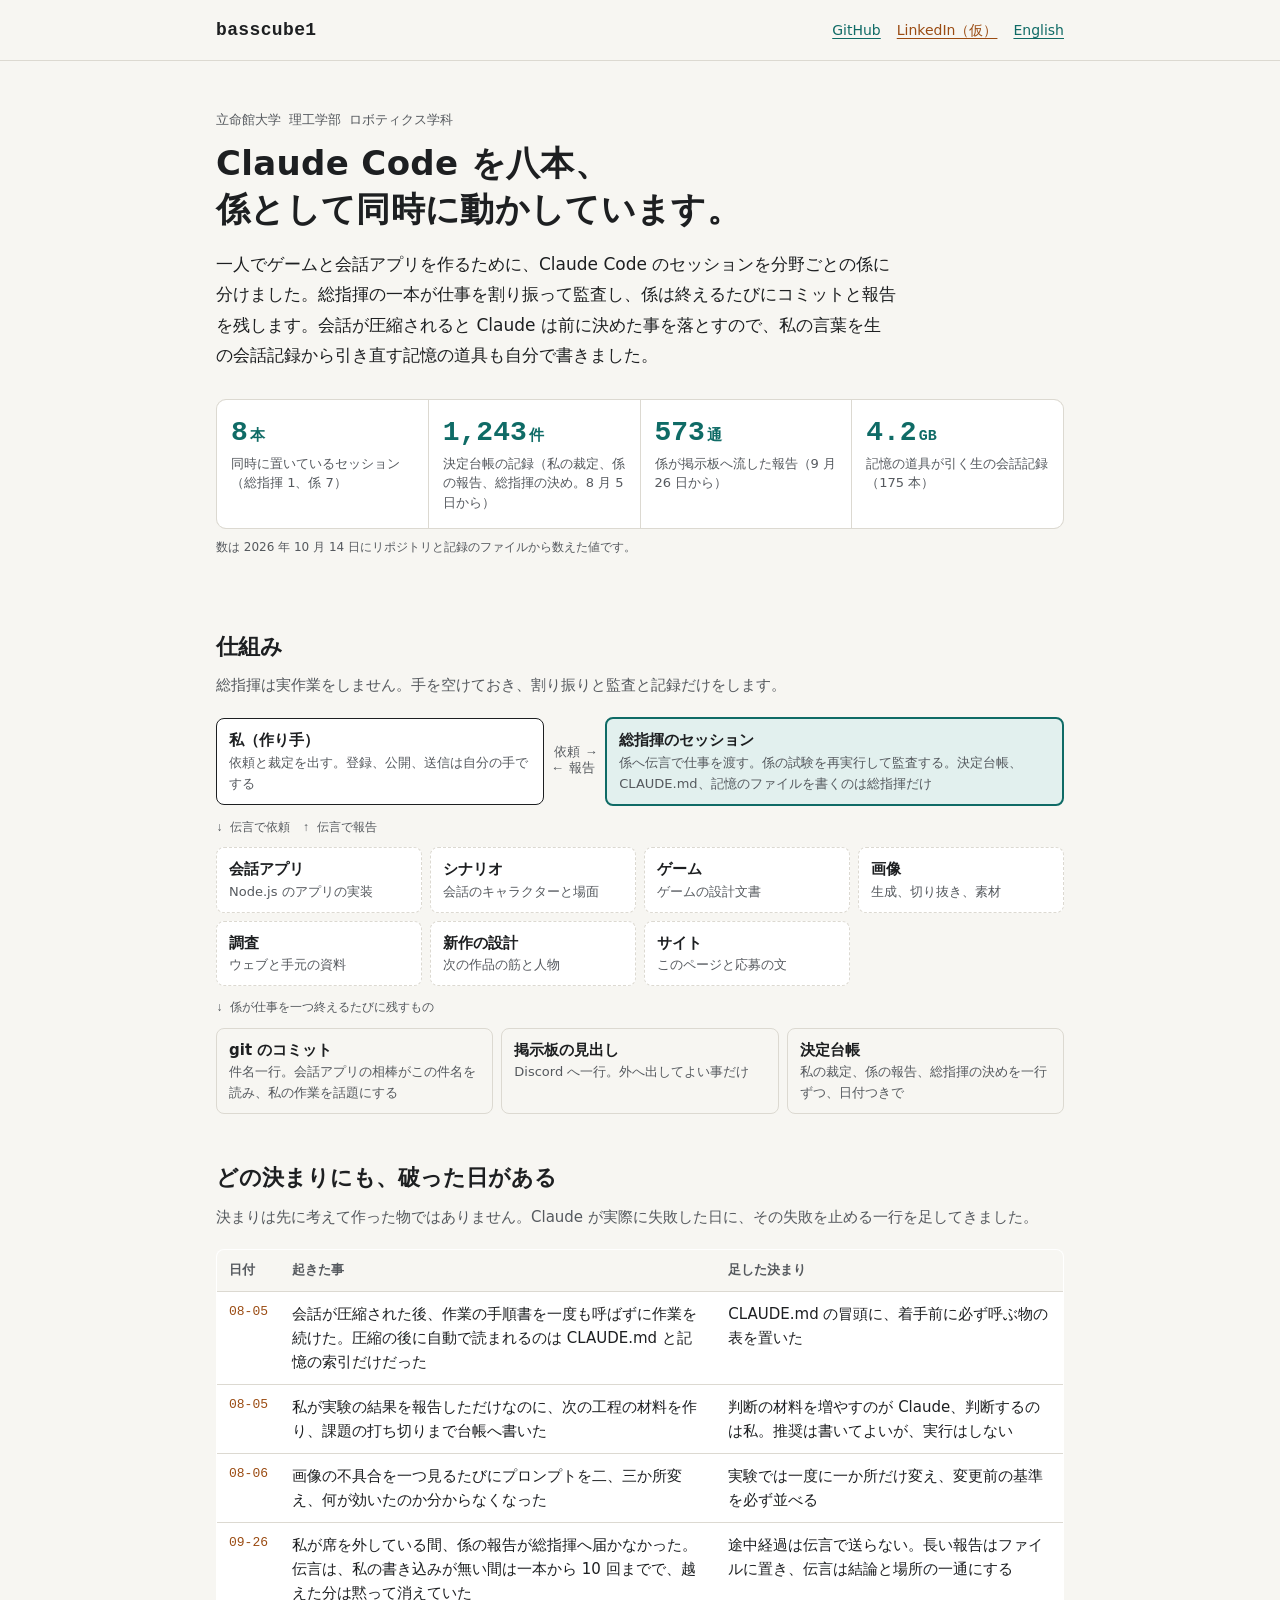
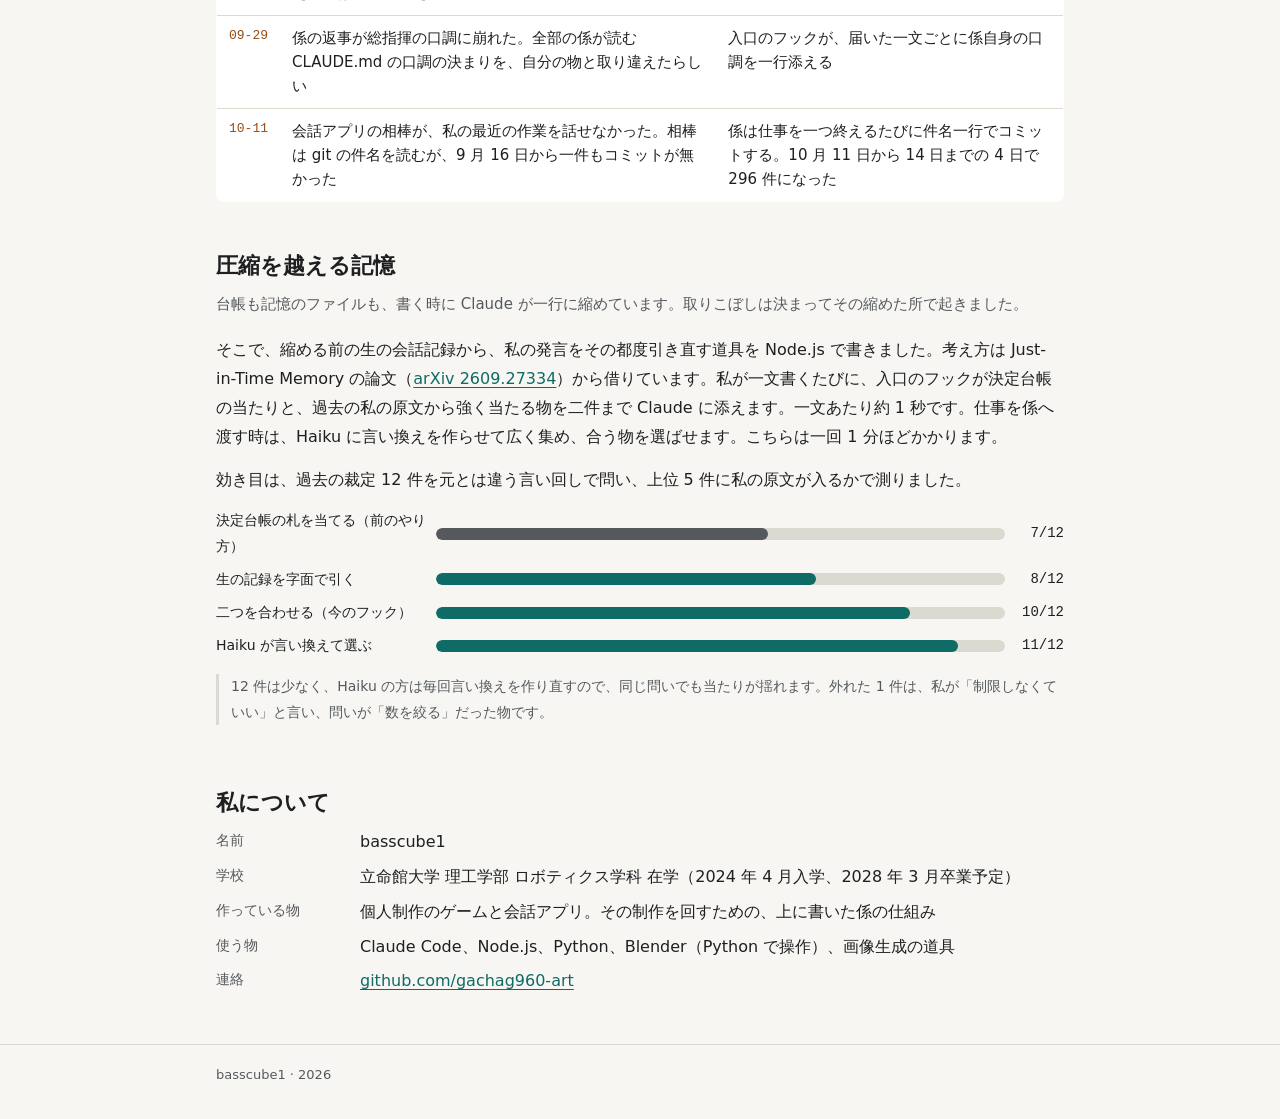
<file: index.html>
<!doctype html>
<html lang="ja">
<head>
<meta charset="utf-8">
<meta name="viewport" content="width=device-width, initial-scale=1">
<title>basscube1</title>
<meta name="description" content="Claude Code を八本、係として同時に動かす仕組みと、作り手の言葉を会話の圧縮を越えて残す記憶の道具。">
<link rel="stylesheet" href="style.css">
</head>
<body>

<header class="top">
  <div class="wrap">
    <div class="handle">basscube1</div>
    <nav class="links">
      <a href="https://github.com/gachag960-art">GitHub</a>
      <a href="#" class="placeholder">LinkedIn（仮）</a>
      <a href="en.html" lang="en">English</a>
    </nav>
  </div>
</header>

<main class="wrap">

  <div class="hero">
    <p class="kicker">立命館大学 理工学部 ロボティクス学科</p>
    <h1>Claude Code を八本、<span class="keep">係として同時に動かしています。</span></h1>
    <p class="lead">一人でゲームと会話アプリを作るために、Claude Code のセッションを分野ごとの係に分けました。総指揮の一本が仕事を割り振って監査し、係は終えるたびにコミットと報告を残します。会話が圧縮されると Claude は前に決めた事を落とすので、私の言葉を生の会話記録から引き直す記憶の道具も自分で書きました。</p>
    <div class="stats">
      <div class="stat"><div class="num">8<small>本</small></div><div class="label">同時に置いているセッション（総指揮 1、係 7）</div></div>
      <div class="stat"><div class="num">1,243<small>件</small></div><div class="label">決定台帳の記録（私の裁定、係の報告、総指揮の決め。8 月 5 日から）</div></div>
      <div class="stat"><div class="num">573<small>通</small></div><div class="label">係が掲示板へ流した報告（9 月 26 日から）</div></div>
      <div class="stat"><div class="num">4.2<small>GB</small></div><div class="label">記憶の道具が引く生の会話記録（175 本）</div></div>
    </div>
    <p class="asof">数は 2026 年 10 月 14 日にリポジトリと記録のファイルから数えた値です。</p>
  </div>

  <section id="fleet">
    <h2>仕組み</h2>
    <p class="sub">総指揮は実作業をしません。手を空けておき、割り振りと監査と記録だけをします。</p>

    <div class="fleet">
      <div class="row-top">
        <div class="node author"><b>私（作り手）</b><span>依頼と裁定を出す。登録、公開、送信は自分の手でする</span></div>
        <div class="arrow">依頼 →<br>← 報告</div>
        <div class="node cmd"><b>総指揮のセッション</b><span>係へ伝言で仕事を渡す。係の試験を再実行して監査する。決定台帳、CLAUDE.md、記憶のファイルを書くのは総指揮だけ</span></div>
      </div>
      <p class="flow-label">↓ 伝言で依頼　↑ 伝言で報告</p>
      <div class="crew">
        <div class="node"><b>会話アプリ</b><span>Node.js のアプリの実装</span></div>
        <div class="node"><b>シナリオ</b><span>会話のキャラクターと場面</span></div>
        <div class="node"><b>ゲーム</b><span>ゲームの設計文書</span></div>
        <div class="node"><b>画像</b><span>生成、切り抜き、素材</span></div>
        <div class="node"><b>調査</b><span>ウェブと手元の資料</span></div>
        <div class="node"><b>新作の設計</b><span>次の作品の筋と人物</span></div>
        <div class="node"><b>サイト</b><span>このページと応募の文</span></div>
      </div>
      <p class="flow-label">↓ 係が仕事を一つ終えるたびに残すもの</p>
      <div class="sinks">
        <div class="node"><b>git のコミット</b><span>件名一行。会話アプリの相棒がこの件名を読み、私の作業を話題にする</span></div>
        <div class="node"><b>掲示板の見出し</b><span>Discord へ一行。外へ出してよい事だけ</span></div>
        <div class="node"><b>決定台帳</b><span>私の裁定、係の報告、総指揮の決めを一行ずつ、日付つきで</span></div>
      </div>
    </div>
  </section>

  <section id="rules">
    <h2>どの決まりにも、破った日がある</h2>
    <p class="sub">決まりは先に考えて作った物ではありません。Claude が実際に失敗した日に、その失敗を止める一行を足してきました。</p>
    <table class="rules">
      <thead><tr><th>日付</th><th>起きた事</th><th>足した決まり</th></tr></thead>
      <tbody>
        <tr><td class="date">08-05</td><td>会話が圧縮された後、作業の手順書を一度も呼ばずに作業を続けた。圧縮の後に自動で読まれるのは CLAUDE.md と記憶の索引だけだった</td><td class="fix" data-label="足した決まり">CLAUDE.md の冒頭に、着手前に必ず呼ぶ物の表を置いた</td></tr>
        <tr><td class="date">08-05</td><td>私が実験の結果を報告しただけなのに、次の工程の材料を作り、課題の打ち切りまで台帳へ書いた</td><td class="fix" data-label="足した決まり">判断の材料を増やすのが Claude、判断するのは私。推奨は書いてよいが、実行はしない</td></tr>
        <tr><td class="date">08-06</td><td>画像の不具合を一つ見るたびにプロンプトを二、三か所変え、何が効いたのか分からなくなった</td><td class="fix" data-label="足した決まり">実験では一度に一か所だけ変え、変更前の基準を必ず並べる</td></tr>
        <tr><td class="date">09-26</td><td>私が席を外している間、係の報告が総指揮へ届かなかった。伝言は、私の書き込みが無い間は一本から 10 回までで、越えた分は黙って消えていた</td><td class="fix" data-label="足した決まり">途中経過は伝言で送らない。長い報告はファイルに置き、伝言は結論と場所の一通にする</td></tr>
        <tr><td class="date">09-29</td><td>係の返事が総指揮の口調に崩れた。全部の係が読む CLAUDE.md の口調の決まりを、自分の物と取り違えたらしい</td><td class="fix" data-label="足した決まり">入口のフックが、届いた一文ごとに係自身の口調を一行添える</td></tr>
        <tr><td class="date">10-11</td><td>会話アプリの相棒が、私の最近の作業を話せなかった。相棒は git の件名を読むが、9 月 16 日から一件もコミットが無かった</td><td class="fix" data-label="足した決まり">係は仕事を一つ終えるたびに件名一行でコミットする。10 月 11 日から 14 日までの 4 日で 296 件になった</td></tr>
      </tbody>
    </table>
  </section>

  <section id="memory">
    <h2>圧縮を越える記憶</h2>
    <p class="sub">台帳も記憶のファイルも、書く時に Claude が一行に縮めています。取りこぼしは決まってその縮めた所で起きました。</p>
    <p>そこで、縮める前の生の会話記録から、私の発言をその都度引き直す道具を Node.js で書きました。考え方は Just-in-Time Memory の論文（<a href="https://arxiv.org/abs/2609.27334">arXiv 2609.27334</a>）から借りています。私が一文書くたびに、入口のフックが決定台帳の当たりと、過去の私の原文から強く当たる物を二件まで Claude に添えます。一文あたり約 1 秒です。仕事を係へ渡す時は、Haiku に言い換えを作らせて広く集め、合う物を選ばせます。こちらは一回 1 分ほどかかります。</p>
    <p>効き目は、過去の裁定 12 件を元とは違う言い回しで問い、上位 5 件に私の原文が入るかで測りました。</p>
    <div class="bars">
      <div class="bar base"><span class="name">決定台帳の札を当てる（前のやり方）</span><div class="track"><div class="fill" style="width:58.3%"></div></div><span class="v">7/12</span></div>
      <div class="bar"><span class="name">生の記録を字面で引く</span><div class="track"><div class="fill" style="width:66.7%"></div></div><span class="v">8/12</span></div>
      <div class="bar"><span class="name">二つを合わせる（今のフック）</span><div class="track"><div class="fill" style="width:83.3%"></div></div><span class="v">10/12</span></div>
      <div class="bar"><span class="name">Haiku が言い換えて選ぶ</span><div class="track"><div class="fill" style="width:91.7%"></div></div><span class="v">11/12</span></div>
    </div>
    <p class="note">12 件は少なく、Haiku の方は毎回言い換えを作り直すので、同じ問いでも当たりが揺れます。外れた 1 件は、私が「制限しなくていい」と言い、問いが「数を絞る」だった物です。</p>
  </section>

  <section id="about">
    <h2>私について</h2>
    <dl class="about">
      <dt>名前</dt><dd>basscube1</dd>
      <dt>学校</dt><dd>立命館大学 理工学部 ロボティクス学科 在学（2024 年 4 月入学、2028 年 3 月卒業予定）</dd>
      <dt>作っている物</dt><dd>個人制作のゲームと会話アプリ。その制作を回すための、上に書いた係の仕組み</dd>
      <dt>使う物</dt><dd>Claude Code、Node.js、Python、Blender（Python で操作）、画像生成の道具</dd>
      <dt>連絡</dt><dd><a href="https://github.com/gachag960-art">github.com/gachag960-art</a></dd>
    </dl>
  </section>

</main>

<footer>
  <div class="wrap">basscube1 · 2026</div>
</footer>

</body>
</html>
</file>
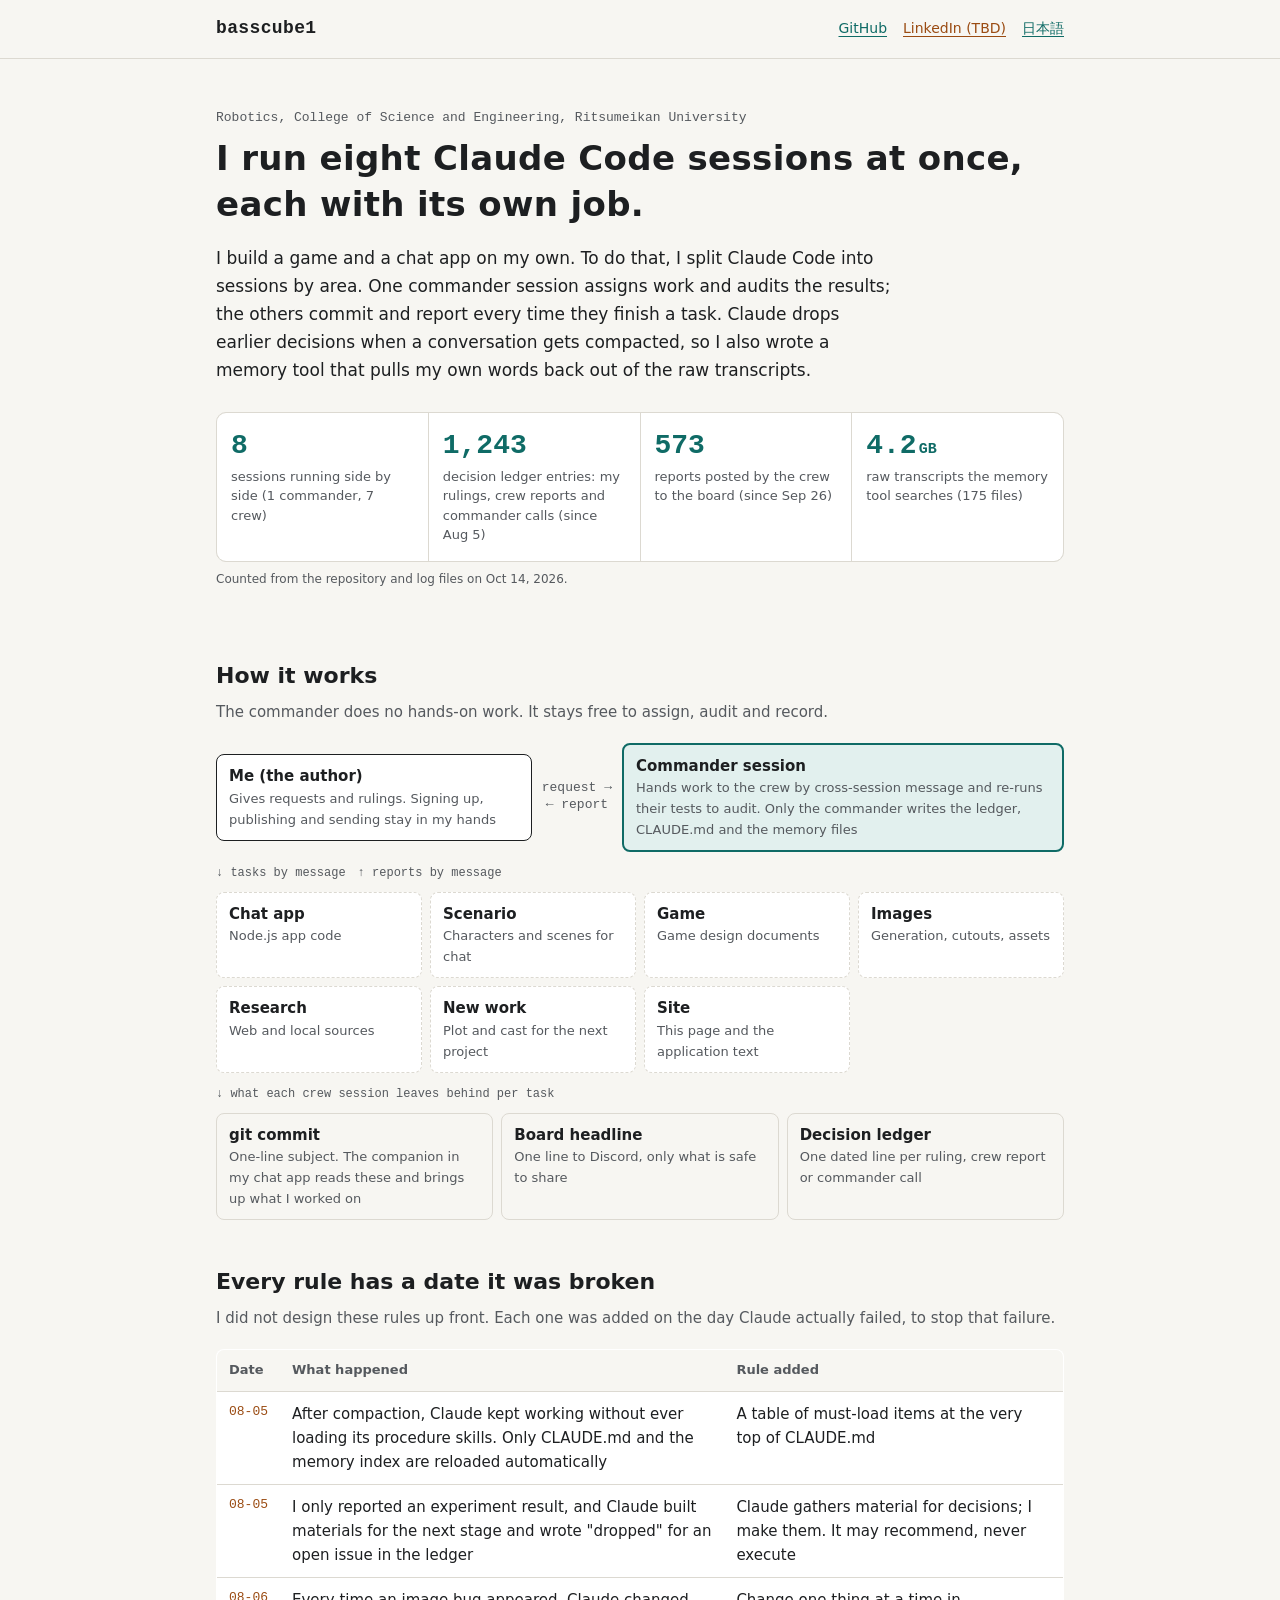
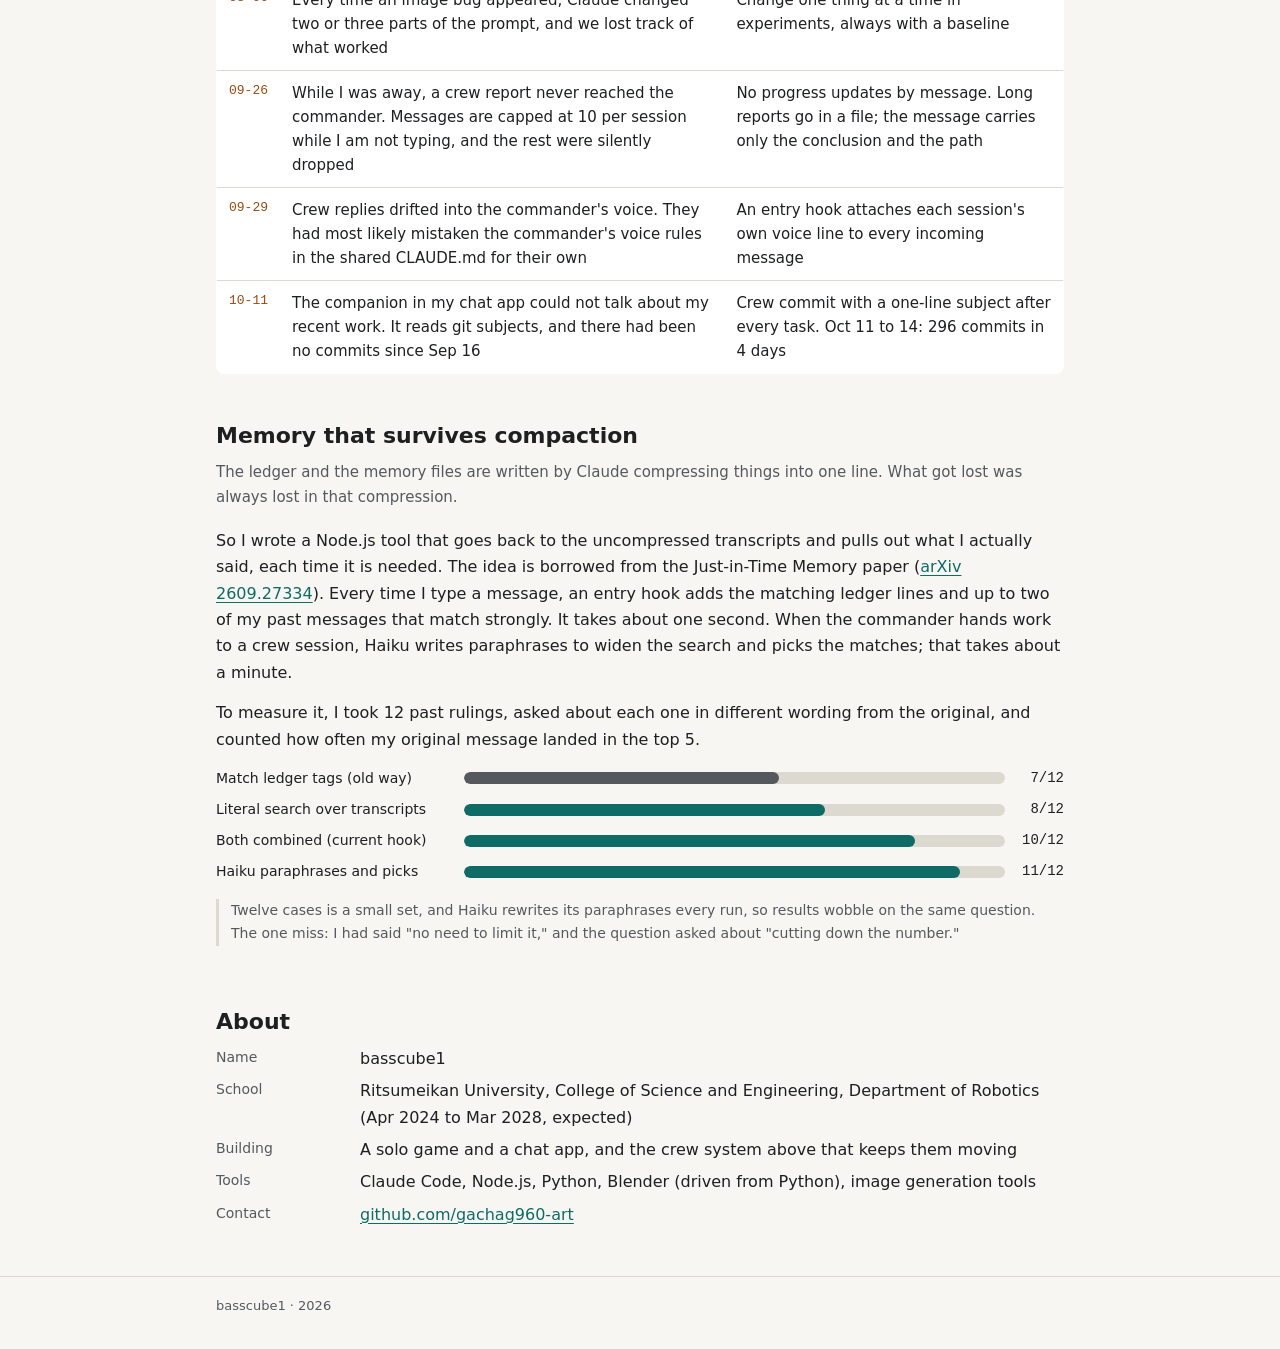
<file: en.html>
<!doctype html>
<html lang="en">
<head>
<meta charset="utf-8">
<meta name="viewport" content="width=device-width, initial-scale=1">
<title>basscube1</title>
<meta name="description" content="Running eight Claude Code sessions as a crew, and a memory tool that keeps the author's own words across context compaction.">
<link rel="stylesheet" href="style.css">
<style>body { font-family: system-ui, -apple-system, "Segoe UI", sans-serif; line-height: 1.65; } @media (min-width: 641px) { .bar { grid-template-columns: 17em 1fr 3.5em; } }</style>
</head>
<body>

<header class="top">
  <div class="wrap">
    <div class="handle">basscube1</div>
    <nav class="links">
      <a href="https://github.com/gachag960-art">GitHub</a>
      <a href="#" class="placeholder">LinkedIn (TBD)</a>
      <a href="index.html" lang="ja">日本語</a>
    </nav>
  </div>
</header>

<main class="wrap">

  <div class="hero">
    <p class="kicker">Robotics, College of Science and Engineering, Ritsumeikan University</p>
    <h1>I run eight Claude Code sessions at once, each with its own job.</h1>
    <p class="lead">I build a game and a chat app on my own. To do that, I split Claude Code into sessions by area. One commander session assigns work and audits the results; the others commit and report every time they finish a task. Claude drops earlier decisions when a conversation gets compacted, so I also wrote a memory tool that pulls my own words back out of the raw transcripts.</p>
    <div class="stats">
      <div class="stat"><div class="num">8</div><div class="label">sessions running side by side (1 commander, 7 crew)</div></div>
      <div class="stat"><div class="num">1,243</div><div class="label">decision ledger entries: my rulings, crew reports and commander calls (since Aug 5)</div></div>
      <div class="stat"><div class="num">573</div><div class="label">reports posted by the crew to the board (since Sep 26)</div></div>
      <div class="stat"><div class="num">4.2<small>GB</small></div><div class="label">raw transcripts the memory tool searches (175 files)</div></div>
    </div>
    <p class="asof">Counted from the repository and log files on Oct 14, 2026.</p>
  </div>

  <section id="fleet">
    <h2>How it works</h2>
    <p class="sub">The commander does no hands-on work. It stays free to assign, audit and record.</p>

    <div class="fleet">
      <div class="row-top">
        <div class="node author"><b>Me (the author)</b><span>Gives requests and rulings. Signing up, publishing and sending stay in my hands</span></div>
        <div class="arrow">request →<br>← report</div>
        <div class="node cmd"><b>Commander session</b><span>Hands work to the crew by cross-session message and re-runs their tests to audit. Only the commander writes the ledger, CLAUDE.md and the memory files</span></div>
      </div>
      <p class="flow-label">↓ tasks by message　↑ reports by message</p>
      <div class="crew">
        <div class="node"><b>Chat app</b><span>Node.js app code</span></div>
        <div class="node"><b>Scenario</b><span>Characters and scenes for chat</span></div>
        <div class="node"><b>Game</b><span>Game design documents</span></div>
        <div class="node"><b>Images</b><span>Generation, cutouts, assets</span></div>
        <div class="node"><b>Research</b><span>Web and local sources</span></div>
        <div class="node"><b>New work</b><span>Plot and cast for the next project</span></div>
        <div class="node"><b>Site</b><span>This page and the application text</span></div>
      </div>
      <p class="flow-label">↓ what each crew session leaves behind per task</p>
      <div class="sinks">
        <div class="node"><b>git commit</b><span>One-line subject. The companion in my chat app reads these and brings up what I worked on</span></div>
        <div class="node"><b>Board headline</b><span>One line to Discord, only what is safe to share</span></div>
        <div class="node"><b>Decision ledger</b><span>One dated line per ruling, crew report or commander call</span></div>
      </div>
    </div>
  </section>

  <section id="rules">
    <h2>Every rule has a date it was broken</h2>
    <p class="sub">I did not design these rules up front. Each one was added on the day Claude actually failed, to stop that failure.</p>
    <table class="rules">
      <thead><tr><th>Date</th><th>What happened</th><th>Rule added</th></tr></thead>
      <tbody>
        <tr><td class="date">08-05</td><td>After compaction, Claude kept working without ever loading its procedure skills. Only CLAUDE.md and the memory index are reloaded automatically</td><td class="fix" data-label="Rule added">A table of must-load items at the very top of CLAUDE.md</td></tr>
        <tr><td class="date">08-05</td><td>I only reported an experiment result, and Claude built materials for the next stage and wrote "dropped" for an open issue in the ledger</td><td class="fix" data-label="Rule added">Claude gathers material for decisions; I make them. It may recommend, never execute</td></tr>
        <tr><td class="date">08-06</td><td>Every time an image bug appeared, Claude changed two or three parts of the prompt, and we lost track of what worked</td><td class="fix" data-label="Rule added">Change one thing at a time in experiments, always with a baseline</td></tr>
        <tr><td class="date">09-26</td><td>While I was away, a crew report never reached the commander. Messages are capped at 10 per session while I am not typing, and the rest were silently dropped</td><td class="fix" data-label="Rule added">No progress updates by message. Long reports go in a file; the message carries only the conclusion and the path</td></tr>
        <tr><td class="date">09-29</td><td>Crew replies drifted into the commander's voice. They had most likely mistaken the commander's voice rules in the shared CLAUDE.md for their own</td><td class="fix" data-label="Rule added">An entry hook attaches each session's own voice line to every incoming message</td></tr>
        <tr><td class="date">10-11</td><td>The companion in my chat app could not talk about my recent work. It reads git subjects, and there had been no commits since Sep 16</td><td class="fix" data-label="Rule added">Crew commit with a one-line subject after every task. Oct 11 to 14: 296 commits in 4 days</td></tr>
      </tbody>
    </table>
  </section>

  <section id="memory">
    <h2>Memory that survives compaction</h2>
    <p class="sub">The ledger and the memory files are written by Claude compressing things into one line. What got lost was always lost in that compression.</p>
    <p>So I wrote a Node.js tool that goes back to the uncompressed transcripts and pulls out what I actually said, each time it is needed. The idea is borrowed from the Just-in-Time Memory paper (<a href="https://arxiv.org/abs/2609.27334">arXiv 2609.27334</a>). Every time I type a message, an entry hook adds the matching ledger lines and up to two of my past messages that match strongly. It takes about one second. When the commander hands work to a crew session, Haiku writes paraphrases to widen the search and picks the matches; that takes about a minute.</p>
    <p>To measure it, I took 12 past rulings, asked about each one in different wording from the original, and counted how often my original message landed in the top 5.</p>
    <div class="bars">
      <div class="bar base"><span class="name">Match ledger tags (old way)</span><div class="track"><div class="fill" style="width:58.3%"></div></div><span class="v">7/12</span></div>
      <div class="bar"><span class="name">Literal search over transcripts</span><div class="track"><div class="fill" style="width:66.7%"></div></div><span class="v">8/12</span></div>
      <div class="bar"><span class="name">Both combined (current hook)</span><div class="track"><div class="fill" style="width:83.3%"></div></div><span class="v">10/12</span></div>
      <div class="bar"><span class="name">Haiku paraphrases and picks</span><div class="track"><div class="fill" style="width:91.7%"></div></div><span class="v">11/12</span></div>
    </div>
    <p class="note">Twelve cases is a small set, and Haiku rewrites its paraphrases every run, so results wobble on the same question. The one miss: I had said "no need to limit it," and the question asked about "cutting down the number."</p>
  </section>

  <section id="about">
    <h2>About</h2>
    <dl class="about">
      <dt>Name</dt><dd>basscube1</dd>
      <dt>School</dt><dd>Ritsumeikan University, College of Science and Engineering, Department of Robotics (Apr 2024 to Mar 2028, expected)</dd>
      <dt>Building</dt><dd>A solo game and a chat app, and the crew system above that keeps them moving</dd>
      <dt>Tools</dt><dd>Claude Code, Node.js, Python, Blender (driven from Python), image generation tools</dd>
      <dt>Contact</dt><dd><a href="https://github.com/gachag960-art">github.com/gachag960-art</a></dd>
    </dl>
  </section>

</main>

<footer>
  <div class="wrap">basscube1 · 2026</div>
</footer>

</body>
</html>
</file>
<file: style.css>
:root {
  --bg: #f7f6f2;
  --surface: #ffffff;
  --ink: #1d1f21;
  --ink-soft: #55595e;
  --line: #dcd9d1;
  --accent: #0f6b66;
  --accent-soft: #e2f0ee;
  --warn: #9a4b12;
  --warn-soft: #f6eadf;
  --mono: ui-monospace, "SFMono-Regular", Consolas, "Cascadia Mono", monospace;
  --sans: "Hiragino Sans", "Noto Sans JP", "Yu Gothic UI", "Meiryo", system-ui, sans-serif;
}
@media (prefers-color-scheme: dark) {
  :root:not([data-theme="light"]) {
    --bg: #15171a;
    --surface: #1d2024;
    --ink: #e8e6e1;
    --ink-soft: #a3a6ab;
    --line: #33373d;
    --accent: #5cc2b9;
    --accent-soft: #1b3533;
    --warn: #e0a06a;
    --warn-soft: #3a2a1d;
  }
}

* { box-sizing: border-box; }
html { -webkit-text-size-adjust: 100%; }
body {
  margin: 0;
  background: var(--bg);
  color: var(--ink);
  font-family: var(--sans);
  font-size: 16px;
  line-height: 1.8;
}
.wrap { max-width: 880px; margin: 0 auto; padding: 0 16px; }

header.top {
  border-bottom: 1px solid var(--line);
  padding: 14px 0;
}
header.top .wrap { display: flex; flex-wrap: wrap; gap: 8px 20px; align-items: baseline; justify-content: space-between; }
.handle { font-family: var(--mono); font-weight: 700; font-size: 18px; letter-spacing: .02em; }
nav.links { display: flex; flex-wrap: wrap; gap: 4px 16px; font-size: 14px; }
a { color: var(--accent); text-underline-offset: 3px; }
a:hover { text-decoration-thickness: 2px; }
.placeholder { color: var(--warn); }

.hero { padding: 48px 0 24px; }
.hero .kicker { font-family: var(--mono); font-size: 13px; color: var(--ink-soft); margin: 0 0 8px; }
.hero h1 { font-size: clamp(26px, 5vw, 38px); line-height: 1.35; margin: 0 0 16px; letter-spacing: .01em; }
.hero p.lead { font-size: 17px; margin: 0; max-width: 40em; }

.stats {
  display: grid;
  grid-template-columns: repeat(4, 1fr);
  gap: 1px;
  background: var(--line);
  border: 1px solid var(--line);
  border-radius: 10px;
  overflow: hidden;
  margin: 28px 0 8px;
}
.stat { background: var(--surface); padding: 16px 14px; }
.stat .num { font-family: var(--mono); font-size: 28px; font-weight: 700; color: var(--accent); line-height: 1.2; font-variant-numeric: tabular-nums; }
.stat .num small { font-size: 15px; font-weight: 600; margin-left: 2px; }
.stat .label { font-size: 13px; color: var(--ink-soft); line-height: 1.5; margin-top: 4px; }
.asof { font-size: 12px; color: var(--ink-soft); margin: 0 0 8px; }

section { padding: 36px 0 8px; }
section h2 { font-size: 22px; margin: 0 0 6px; }
section .sub { color: var(--ink-soft); margin: 0 0 18px; font-size: 15px; }
p { margin: 0 0 14px; }

/* 仕組みの図 */
.fleet { display: grid; gap: 10px; }
.node {
  background: var(--surface);
  border: 1px solid var(--line);
  border-radius: 8px;
  padding: 10px 12px;
  font-size: 14px;
  line-height: 1.5;
}
.node b { display: block; font-size: 15px; }
.node span { color: var(--ink-soft); font-size: 13px; }
.node.author { border-color: var(--ink); }
.node.cmd { border: 2px solid var(--accent); background: var(--accent-soft); }
.row-top { display: grid; grid-template-columns: 1fr auto 1.4fr; gap: 10px; align-items: center; }
.arrow { font-family: var(--mono); color: var(--ink-soft); font-size: 13px; text-align: center; line-height: 1.3; }
.crew { display: grid; grid-template-columns: repeat(4, 1fr); gap: 8px; }
.crew .node { border-style: dashed; }
.sinks { display: grid; grid-template-columns: repeat(3, 1fr); gap: 8px; }
.sinks .node { background: transparent; }
.flow-label { font-family: var(--mono); font-size: 12px; color: var(--ink-soft); margin: 2px 0 -2px; }

/* 失敗と決まりの表 */
table.rules { width: 100%; border-collapse: collapse; font-size: 15px; background: var(--surface); border: 1px solid var(--line); border-radius: 8px; overflow: hidden; }
table.rules th, table.rules td { text-align: left; vertical-align: top; padding: 10px 12px; border-bottom: 1px solid var(--line); line-height: 1.6; }
table.rules th { font-size: 13px; color: var(--ink-soft); font-weight: 600; background: var(--bg); }
table.rules td.date { font-family: var(--mono); font-size: 13px; white-space: nowrap; color: var(--warn); }
table.rules tr:last-child td { border-bottom: 0; }

/* 記憶の測定 */
.bars { display: grid; gap: 8px; margin: 8px 0 16px; }
.bar { display: grid; grid-template-columns: 15em 1fr 3.5em; gap: 10px; align-items: center; font-size: 14px; }
.bar .track { height: 12px; background: var(--line); border-radius: 6px; overflow: hidden; }
.bar .fill { height: 100%; background: var(--accent); border-radius: 6px; }
.bar.base .fill { background: var(--ink-soft); }
.bar .v { font-family: var(--mono); text-align: right; font-variant-numeric: tabular-nums; }
.note { font-size: 14px; color: var(--ink-soft); border-left: 3px solid var(--line); padding-left: 12px; }

dl.about { display: grid; grid-template-columns: 8em 1fr; gap: 6px 16px; margin: 0; }
dl.about dt { color: var(--ink-soft); font-size: 14px; }
dl.about dd { margin: 0; }

footer { border-top: 1px solid var(--line); margin-top: 40px; padding: 18px 0 32px; font-size: 13px; color: var(--ink-soft); }

@media (max-width: 640px) {
  .stats { grid-template-columns: repeat(2, 1fr); }
  .row-top { grid-template-columns: 1fr; }
  .row-top .arrow { transform: none; }
  .crew, .sinks { grid-template-columns: repeat(2, 1fr); }
  table.rules thead { display: none; }
  table.rules, table.rules tbody, table.rules tr, table.rules td { display: block; width: 100%; }
  table.rules tr { border-bottom: 1px solid var(--line); padding: 6px 0; }
  table.rules td { border-bottom: 0; padding: 4px 12px; }
  .bar { grid-template-columns: 1fr 3.5em; }
  .bar .name { grid-column: 1 / -1; }
  dl.about { grid-template-columns: 1fr; }
  dl.about dd { margin-bottom: 8px; }
}

.hero h1 { font-size: clamp(26px, 4.6vw, 34px); }
@media (max-width: 640px) {
  table.rules td.fix { border-left: 3px solid var(--accent); margin: 4px 12px 6px; padding: 2px 0 2px 10px; width: auto; }
  table.rules td.fix::before { content: attr(data-label); display: block; font-size: 12px; color: var(--ink-soft); }
}
.hero h1 .keep { display: inline-block; }
</file>
